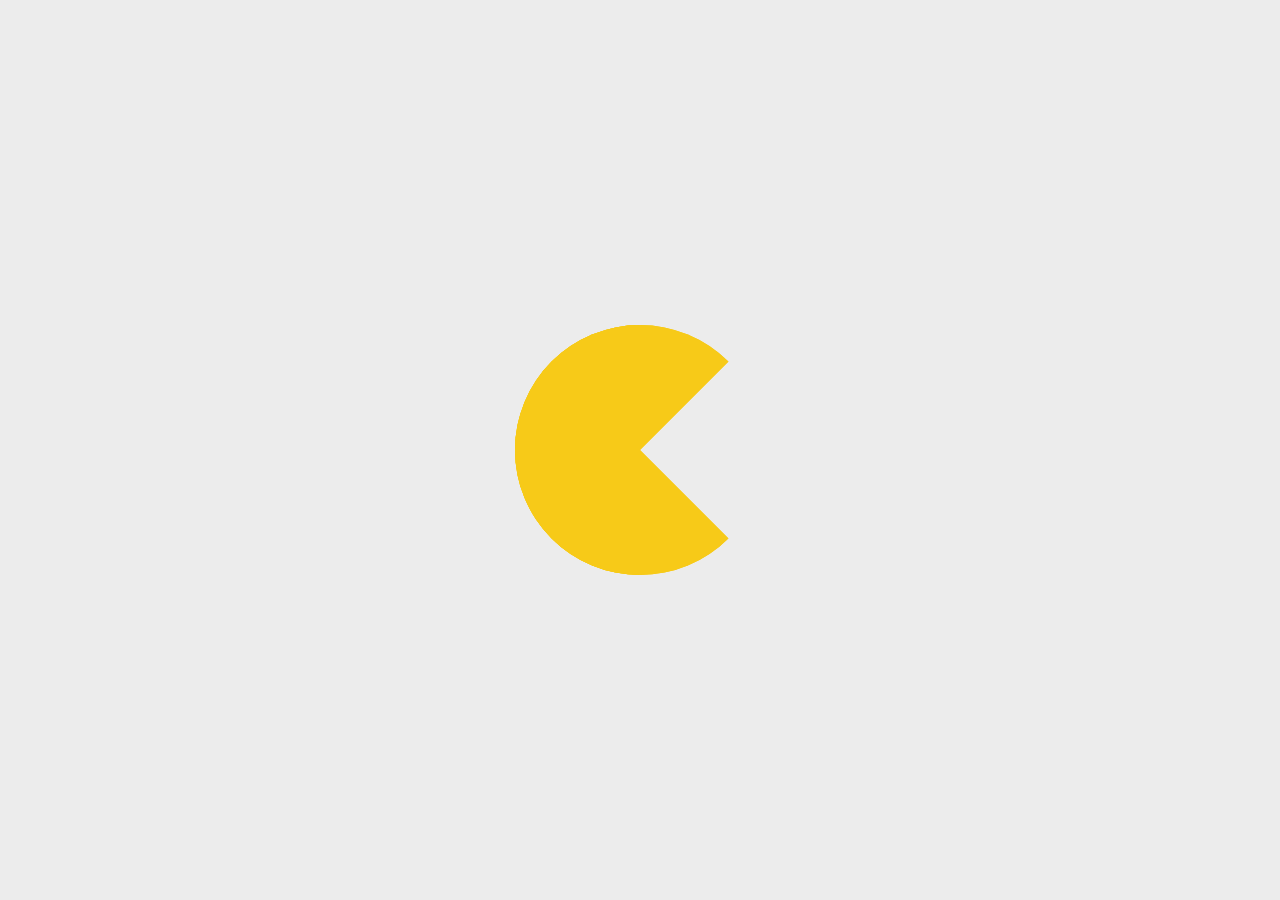
<file: CSS/MacPan/macPan.html>
<!doctype html>

<html lang="en">
<head>
  <meta charset="utf-8">

  <title>EatMan!</title>
  <meta name="description" content="Pulsating logo">
  <meta name="author" content="Hampus">

  <link rel="stylesheet" href="macPan.css">

</head>

<body>
<div id="container">
  <div class="pacman"></div>
  <div class="pacman" style="animation-direction: reverse;"></div>
</div>
</body>



</html>
</file>
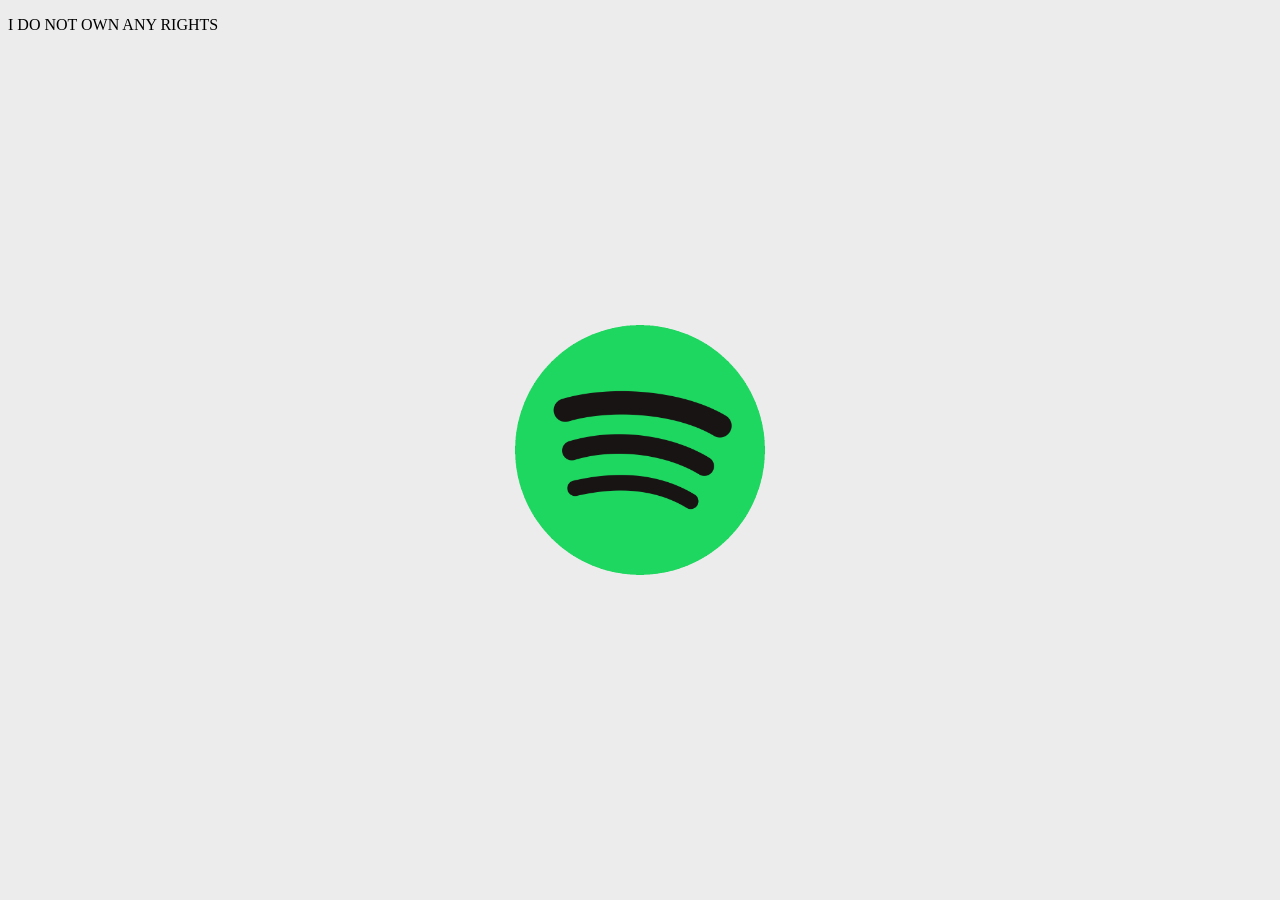
<file: CSS/Pulse/Pulse.html>
<!doctype html>

<html lang="en">
<head>
  <meta charset="utf-8">

  <title>Pulsating logo</title>
  <meta name="description" content="Pulsating logo">
  <meta name="author" content="Hampus">

  <link rel="stylesheet" href="Pulse.css">

</head>

<body>
  <p>I DO NOT OWN ANY RIGHTS</p>
<div id="container">
  <div id="solidBall"></div>
  <div id="fadeBall"></div>
</div>
</body>



</html>
</file>
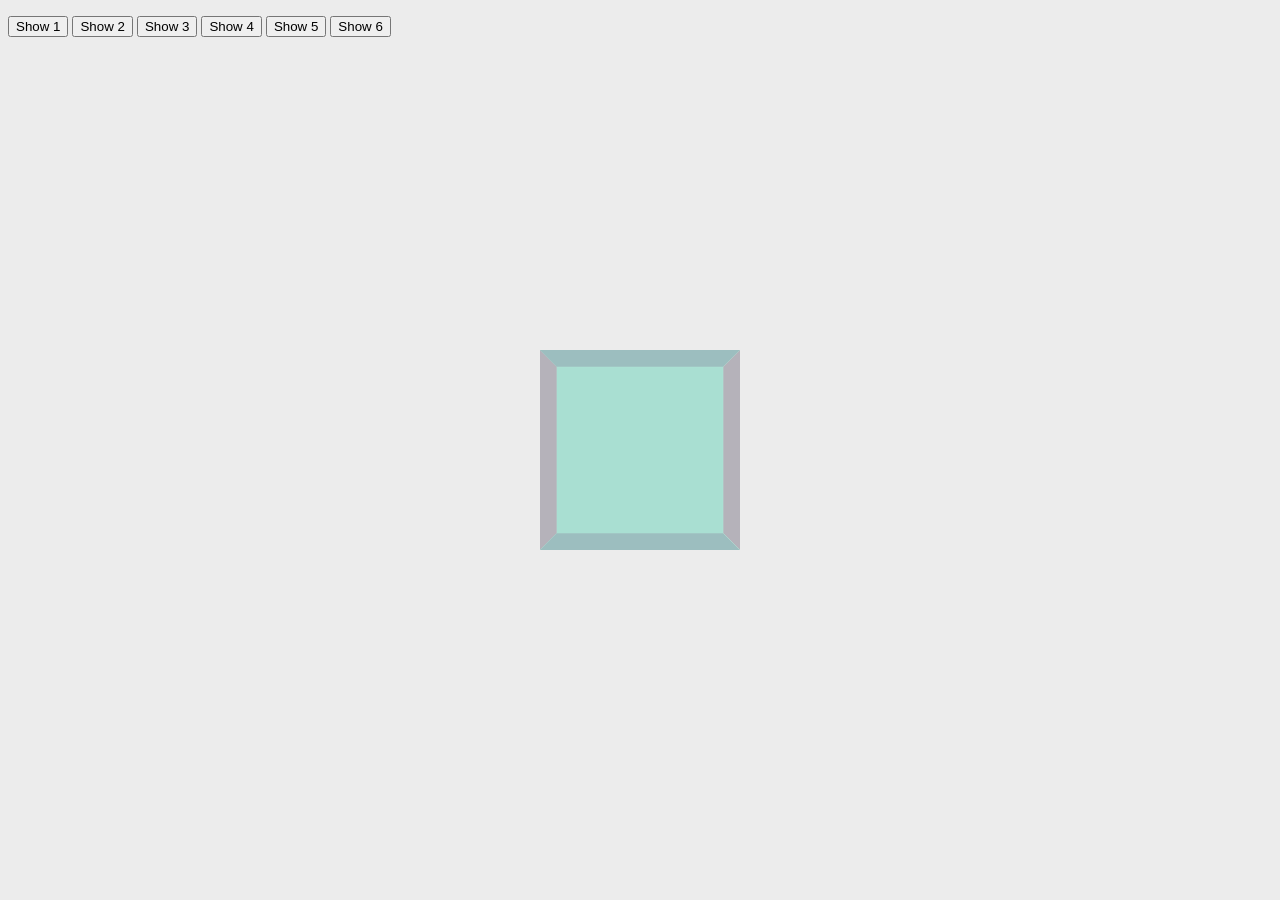
<file: CSS/Rotate/cubeThing.html>
<!doctype html>

<html lang="en">

<head>
  <meta charset="utf-8">

  <title>Pulsating loading thing</title>
  <meta name="description" content="loading-box-thingy">
  <meta name="author" content="Hampus">
  <link rel="stylesheet" href="cubeThing.css">
</head>

<body>

  <section class="container">
    <div id="cube">
      <figure class="front"></figure>
      <figure class="back"></figure>
      <figure class="right"></figure>
      <figure class="left"></figure>
      <figure class="top"></figure>
      <figure class="bottom"></figure>
    </div>
  </section>

  <p id="show-buttons">
    <button class="show-front">Show 1</button>
    <button class="show-back">Show 2</button>
    <button class="show-right">Show 3</button>
    <button class="show-left">Show 4</button>
    <button class="show-top">Show 5</button>
    <button class="show-bottom">Show 6</button>
  </p>


  <script src="cubeThing.js"></script>
</body>



</html>
</file>
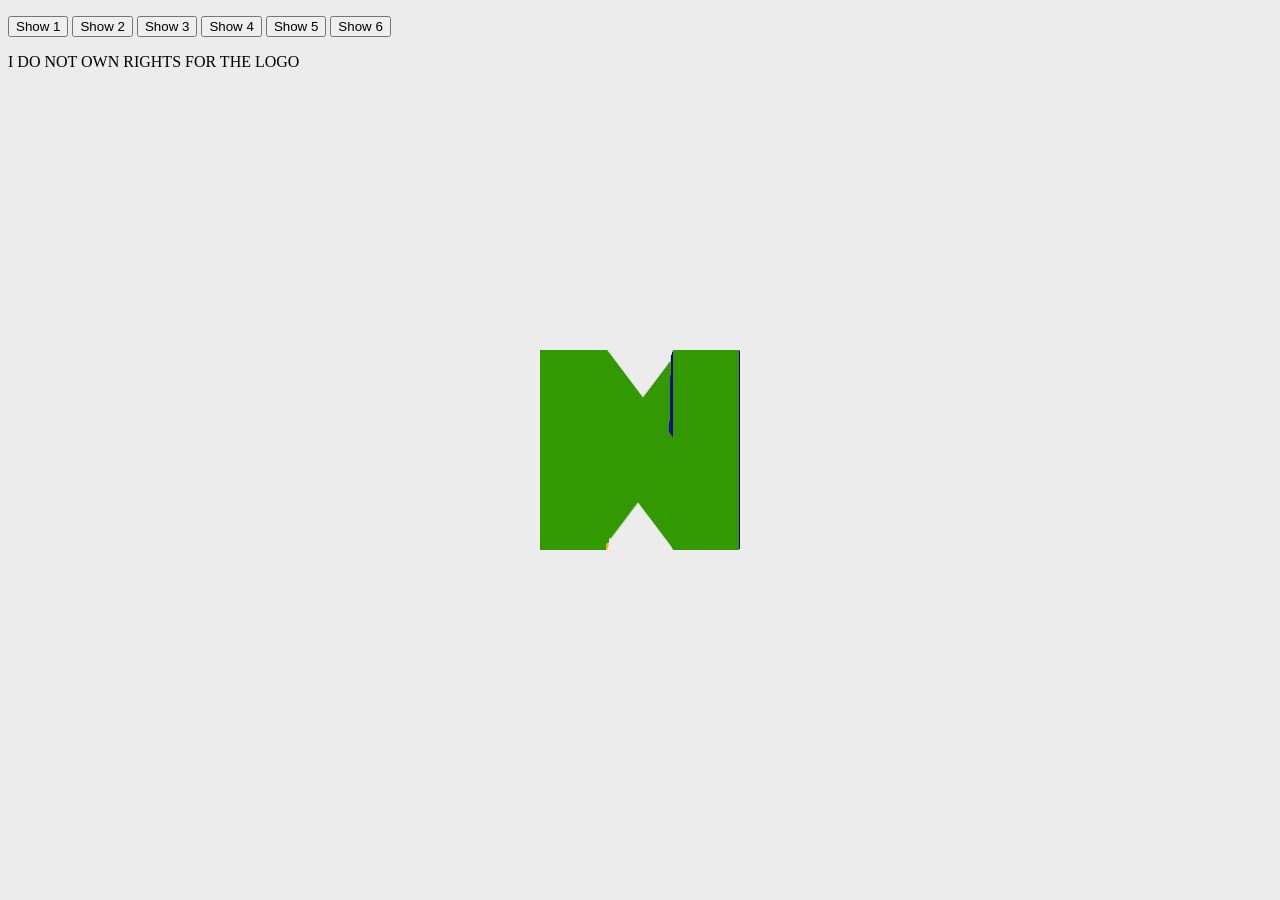
<file: CSS/Rotate/n64Logo.html>
<!doctype html>

<html lang="en">

<head>
  <meta charset="utf-8">

  <title>Pulsating loading thing</title>
  <meta name="description" content="loading-box-thingy">
  <meta name="author" content="Hampus">
  <link rel="stylesheet" href="n64Logo.css">
</head>

<body>

  <section class="container">
    <div id="cube">

      <!--these are the "thiccness" of the letters (the N) -->
      <div class="lips" style="top: -10px; left: 0; transform: rotateX(37deg); background: #339900"></div>
      <div class="lips" style="top: -10px; right: 0; transform: rotateX(-37deg); background: #339900"></div>
      <div class="lips" style="bottom: -10px; left: 0; transform: rotateX(37deg); background: #339900"></div>
      <div class="lips" style="bottom: -10px; right: 0; transform: rotateX(-37deg); background: #339900"></div>

      <div class="lips" style="top: -10px; left: 66.67px; transform: translateZ(66.67px) rotateY(90deg) rotateX(37deg); background: #e10915"></div>
      <div class="lips" style="top: -10px; right: 66.67px; transform: translateZ(-66.67px) rotateY(90deg) rotateX(-37deg); background: #e10915"></div>
      <div class="lips" style="bottom: -10px; left: 66.67px; transform: translateZ(66.67px) rotateY(90deg) rotateX(37deg); background: #e10915"></div>
      <div class="lips" style="bottom: -10px; right: 66.67px; transform: translateZ(-66.67px) rotateY(90deg) rotateX(-37deg); background: #e10915"></div>

      <!-- this is both the inner and outer side of the front N-->
      <figure class="front">
        <div class="legs"></div>
        <div class="legs" style="transform: rotate(-37deg);"></div>
        <div class="legs"></div>
      </figure>

      <figure class="innerFront">
        <div class="legs"></div>
        <div class="legs" style="transform: rotate(-37deg);"></div>
        <div class="legs"></div>
      </figure>

        <!-- this is both the inner and outer side of the back N-->
      <figure class="back">
        <div class="legs"></div>
        <div class="legs" style="transform: rotate(-37deg);"></div>
        <div class="legs"></div>
      </figure>

      <figure class="innerBack">
        <div class="legs"></div>
        <div class="legs" style="transform: rotate(-37deg);"></div>
        <div class="legs"></div>
      </figure>

      <!-- this is both the inner and outer side of the right N-->
      <figure class="right">
        <div class="legs"></div>
        <div class="legs" style="transform: rotate(-37deg);"></div>
        <div class="legs"></div>
      </figure>

      <figure class="innerRight">
        <div class="legs"></div>
        <div class="legs" style="transform: rotate(-37deg);"></div>
        <div class="legs"></div>
      </figure>

        <!-- this is both the inner and outer side of the left N-->
      <figure class="left">
        <div class="legs"></div>
        <div class="legs" style="transform: rotate(-37deg);"></div>
        <div class="legs"></div>
      </figure>

      <figure class="innerLeft">
        <div class="legs"></div>
        <div class="legs" style="transform: rotate(-37deg);"></div>
        <div class="legs"></div>
      </figure>

        <!-- this is both the top and bottom corners-->
      <figure class="top">
        <div class="tops" style="top: 0; left: 0;"></></div>
        <div class="tops" style="top: 0; right: 0;"></div>
        <div class="tops" style="bottom: 0; left: 0;"></></div>
        <div class="tops" style="bottom: 0; right: 0;"></></div>
      </figure>

      <figure class="bottom">
        <div class="tops" style="top: 0; left: 0;"></></div>
        <div class="tops" style="top: 0; right: 0;"></div>
        <div class="tops" style="bottom: 0; left: 0;"></></div>
        <div class="tops" style="bottom: 0; right: 0;"></></div>
      </figure>
    </div>
  </section>

  <p id="show-buttons">
    <button class="show-front">Show 1</button>
    <button class="show-back">Show 2</button>
    <button class="show-right">Show 3</button>
    <button class="show-left">Show 4</button>
    <button class="show-top">Show 5</button>
    <button class="show-bottom">Show 6</button>
  </p>
  <p>I DO NOT OWN RIGHTS FOR THE LOGO</p>
  <script src="n64Logo.js"></script>

</body>



</html>
</file>
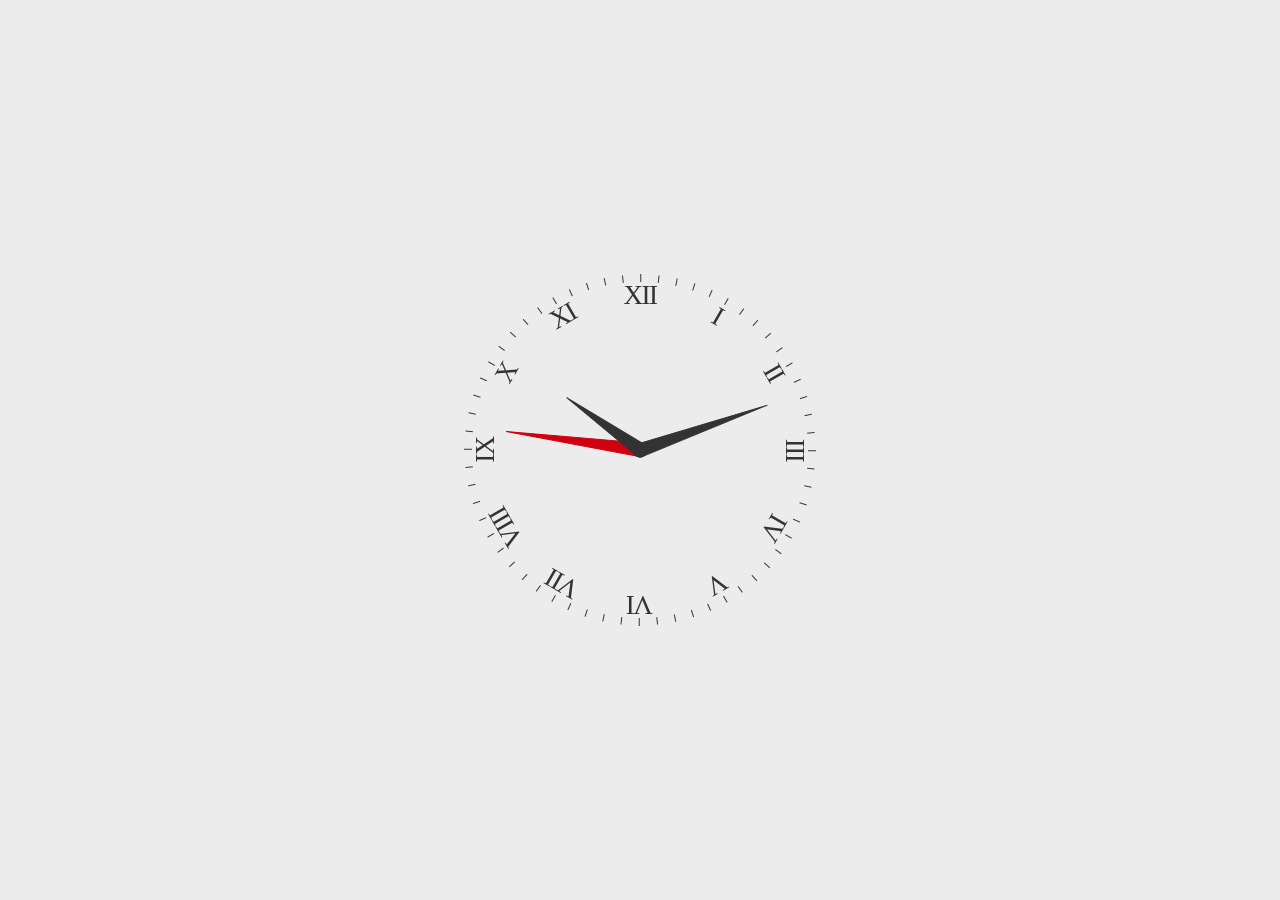
<file: JS/CoolClock/CanvasClock/canvasClock.html>
<!DOCTYPE html>
<html>

<head>
<link rel="stylesheet" href="canvasClock.css">
</head>

<body>

<div id="container">
  <canvas id="canvas1" width="400px" height="400px" style="background: transparent;"></canvas>
  <script src="canvasClock.js"></script>
</div>

</body>
</html>
</file>
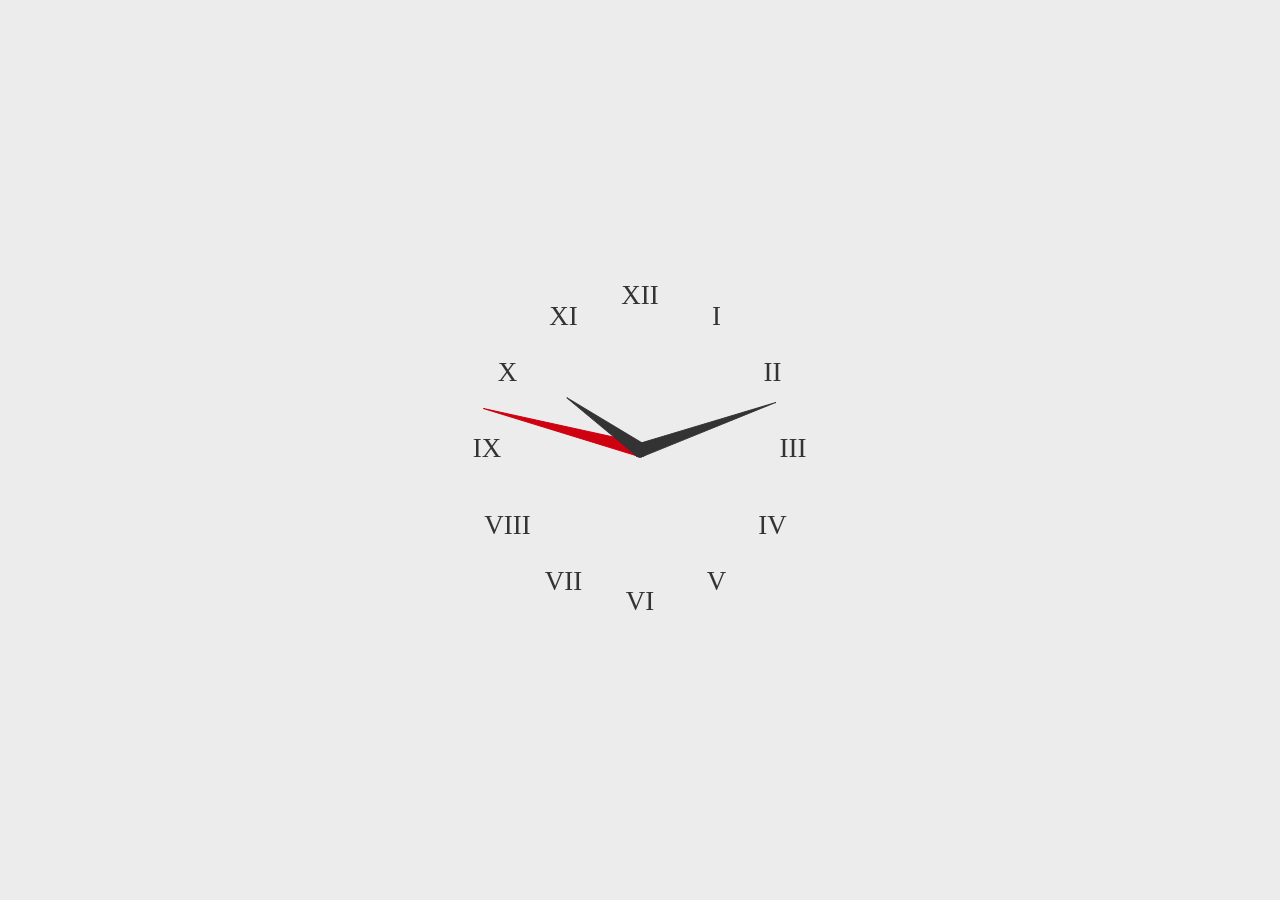
<file: JS/CoolClock/CanvasClock/canvasClockComplete.html>
<!DOCTYPE html>
<html>

<head>
  <style>
    body{
      font-family: Verdana;
      background: #ECECEC;
      color: red;
      height: 100%;
      width: 100%;
    }

    #container {
      height: 400px;
      width: 400px;
      border: 1px solid transparent;

      /*centers the container in the middle of body, and only this!*/
      margin: 0;
      position: absolute;
      top: 50%;
      left: 50%;
      font-size: 50px;
      transform: translate(-50%, -50%);
    }
  </style>
</head>

<body>

<div id="container">
  <canvas id="canvas1" width="400px" height="400px" style="background: transparent;"></canvas>

  <script>
    var canvas = document.getElementById("canvas1");
    var ctx = canvas.getContext("2d");
    var rad = canvas.height / 2;
    var pi2 = Math.PI * 2;

    //array with roman numbers, cuz fancy
    var romans = ["I", "II", "III", "IV", "V", "VI","VII", "VIII", "IX", "X", "XI", "XII"];

    ctx.translate(rad, rad);
    rad = rad * 0.9;



    /// reqAnimFrame cuz smoothness is bliss
    (function loop() {
        drawClock();
        requestAnimationFrame(loop);
    })();



    function drawClock () {

      //clear canvas for next frame
      ctx.clearRect(-200, -200, canvas.width, canvas.height);

      //drawFace(ctx, rad);
      /*draws the numbers and the pointers*/
      drawNumbers(ctx, rad);
      drawTime(ctx, rad);
    }



    function drawNumbers(ctx, rad){

      var ang;

      //center font (the roman numbers in this case)
      ctx.font = rad*0.15 + "px Times new roman";
      ctx.textBaseline="middle";
      ctx.textAlign="center";

      //loop positions the number at the correct spot (VI goes at 6'o'clock etc)
      for (i = 1; i < 13; i++){
          ang = i * Math.PI / 6;
          ctx.rotate(ang);
          ctx.translate(0, -rad*0.85);
          ctx.rotate(-ang);
          ctx.fillText(romans[i-1], 0, 0);
          ctx.rotate(ang);
          ctx.translate(0, rad*0.85);
          ctx.rotate(-ang);
      }
    }



    function drawTime(ctx, rad){

      //makes sure the hands behave correctly
      var step = 1 / 60;

      //all vars for current time. MS is needed for steps in second
      var now = new Date();
      var hour = now.getHours();
      var minute = now.getMinutes();
      var second = now.getSeconds();
      var millisecond = now.getMilliseconds();

      //all vars for angle calculation
      var secondAngle, minuteAngle, hourAngle;

      //console.log(millisecond);
      //drawHand() passes all necessary arguments such as size and color
      //second
      secondAngle = pi2 * ((second/60) + ((step) * millisecond * 0.001));
      drawHand(ctx, secondAngle, rad*0.9, "#CF000F");

      //minute
      minuteAngle = pi2 * ((minute / 60) + ((step) * second / 60));
      drawHand(ctx, minuteAngle, rad*0.8, "#333");

      //hour
      hourAngle = pi2 * (((hour % 12) / 12) + (( 1 / 12) * minute / 60));
      drawHand(ctx, hourAngle, rad*0.5, "#333");

    }



    function drawHand(ctx, pos, length, color) {

      //ALWAYS draw downward from PoO when making pointers!!!
      ctx.beginPath();
      ctx.moveTo(0,0);

      //rotate first to draw accordingly to the time
      ctx.rotate(pos);

      /*cricle has to be filled right away*/
      ctx.arc(0,0,7,0,2*Math.PI);
      ctx.fill();
      ctx.lineTo(0, -length);
      ctx.lineTo(-6.5,0);

      /*fill and stroke everything else*/
      ctx.fillStyle = color;
      ctx.fill();
      ctx.strokeStyle = color;
      ctx.stroke();

      //then rotate the canvas back
      ctx.rotate(-pos);
    }
  </script>

</div>

</body>
</html>
</file>
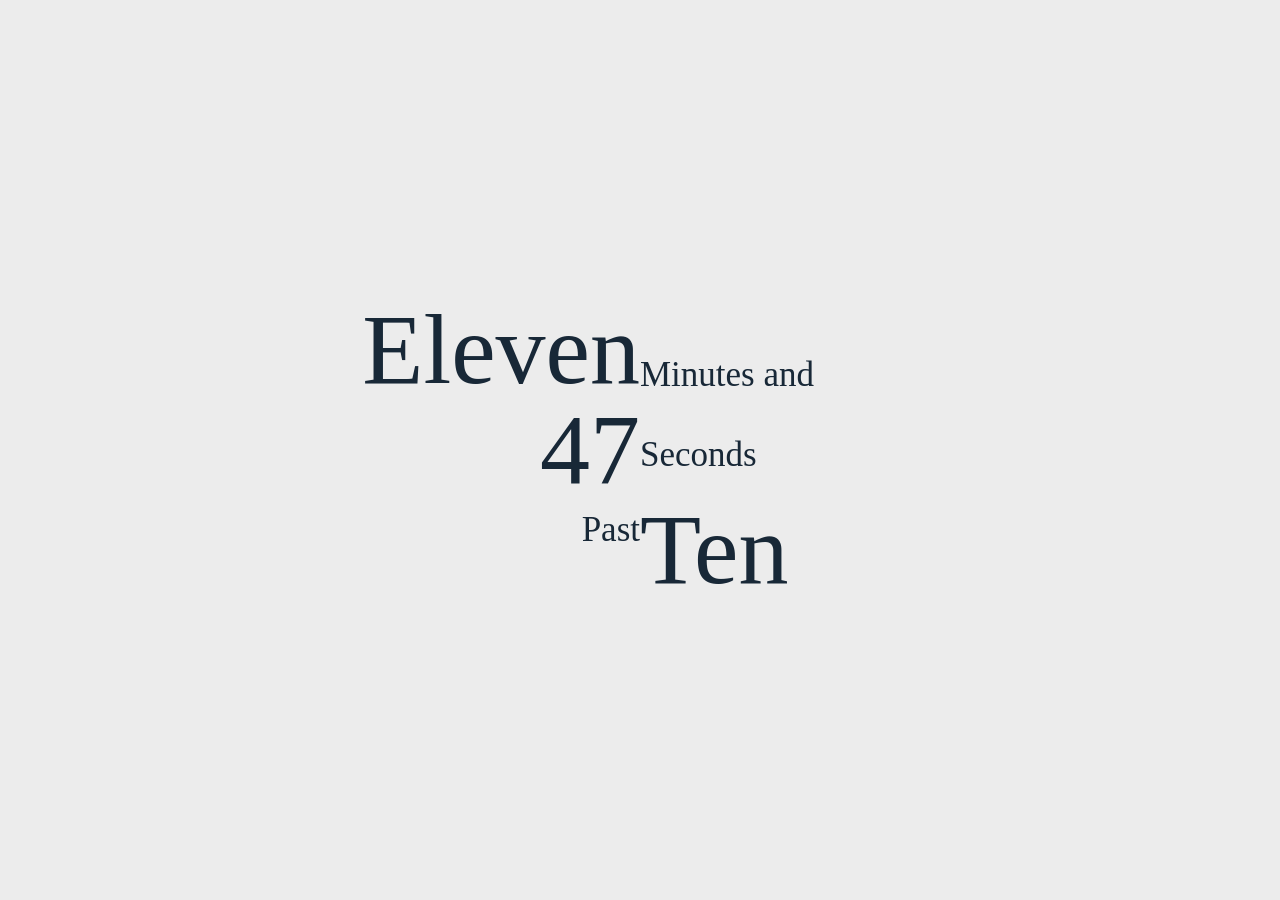
<file: JS/CoolClock/jsTextClock/coolClock.html>
<!DOCTYPE html>
<html>
<head>
<link rel="stylesheet" href="coolClock.css">
<script src="coolClock.js"></script>
<script src="https://ajax.googleapis.com/ajax/libs/jquery/3.2.1/jquery.min.js"></script>

</head>

<body onload="clock()">

<div id="tempdiv"></div>

<div id="container">
  <div class="subBox" id="minAm"><span></span></div>
  <div class="subBox" id="min">Minutes and</div>

  <div class="subBox" id="secAm"><span></span></div>
  <div class="subBox" id="sec">Seconds</div>

  <div class="subBox" id="arg"><span></span></div>
  <div class="subBox" id="hourAm"><span></span></div>
</div>

</body>
</html>
</file>
<file: CSS/MacPan/macPan.css>
body{
  font-family: Georgia;
  background: #ECECEC;
  height: 100%;
  width: 100%;
  overflow: hidden;
}

#container {
  width: 250px;
  height: 250px;

  /*centers the container in the middle of body, and only this!*/
  margin: 0;
  position: absolute;
  top: 50%;
  left: 50%;
  transform: translate(-50%, -50%);

  animation-name: pacMove;
  animation-duration: 3s;
  animation-iteration-count: infinite;
  animation-timing-function: linear;
}

.pacman {

  width: 0px;
  height: 0px;
  border-right: 125px solid transparent;
  border-top: 125px solid #F7CA18;
  border-left: 125px solid #F7CA18;
  border-bottom: 125px solid #F7CA18;
  border-radius: 50%;

  animation-name: omnom;
  animation-duration: 1s;
  animation-iteration-count: infinite;
  position: absolute;
  animation-timing-function: linear;
}

@keyframes omnom {
  from {transform: rotate(45deg);}
  to {transform: rotate(-45deg);}
}

@keyframes pacMove {
  from {left: -15%}
  to {left: 115%}
}
</file>
<file: CSS/Pulse/Pulse.css>
body{
  font-family: Georgia;
  background: #ECECEC;
  height: 100%;
  width: 100%;
}

#container {
  width: 250px;
  height: 250px;

  /*centers the container in the middle of body, and only this!*/
  margin: 0;
  position: absolute;
  top: 50%;
  left: 50%;
  transform: translate(-50%, -50%);
}

#solidBall {
  width: 250px;
  height: 250px;
  border-radius: 50%;

  /*if you change logo to color then also remove background size*/
  background: url(Spotify_logo_black.png);
  background-size: contain;

  /*makes sure elements stack properly*/
  position: absolute;
  z-index: 1;
}

#fadeBall {
  width: 250px;
  height: 250px;
  border-radius: 50%;
  background: #1ed760;

  z-index: -1;

  /*run animation with settings*/
  animation-name: sizeAndFade;
  animation-duration: 1s;
  animation-iteration-count: infinite;
  animation-timing-function: ease-out;
}

/*animatin that scales and fade a ball*/
@keyframes sizeAndFade {
  from {width: 250px; height: 250px; opacity: 1;}
  to {width: 375px; height: 375px; opacity: 0;  margin-left: -62.5px; margin-top: -62.5px;}
}
</file>
<file: CSS/Rotate/cubeThing.css>
body{
  background: #ECECEC;
  height: 100%;
  width: 100%;
}

.container {
  width: 200px;
  height: 200px;
  border: 1px solid transparent;

  perspective: 1000px;

  margin: 0;
  position: absolute;
  top: 50%;
  left: 50%;
  transform: translate(-50%, -50%);

  border: 1px solid transparent;
}

#cube {
  width: 100%;
  height: 100%;
  position: absolute;

  transform: translateZ( -100px );
  transform-style: preserve-3d;

  text-align: center;
  line-height: 200px;
  font-size: 100px;
}

#cube figure {
  margin: 0;
  width: 200px;
  height: 200px;
  display: block;
  position: absolute;
  opacity: 0.7;
}

/*create and rotate each face to correct angle...*/
#cube .front  { transform: rotateY(   0deg ); background: #A2DED0}
#cube .back   { transform: rotateX( 180deg ); background: #A2DED0}
#cube .right  { transform: rotateY(  90deg ); background: #DB0A5B}
#cube .left   { transform: rotateY( -90deg ); background: #DB0A5B}
#cube .top    { transform: rotateX(  90deg ); background: #674172}
#cube .bottom { transform: rotateX( -90deg ); background: #674172}

/*then move each face to correct position...*/
#cube .front  { transform: rotateY(   0deg ) translateZ( 100px ); }
#cube .back   { transform: rotateX( 180deg ) translateZ( 100px ); }
#cube .right  { transform: rotateY(  90deg ) translateZ( 100px ); }
#cube .left   { transform: rotateY( -90deg ) translateZ( 100px ); }
#cube .top    { transform: rotateX(  90deg ) translateZ( 100px ); }
#cube .bottom { transform: rotateX( -90deg ) translateZ( 100px ); }

/*and then play animations to show a face (i.e. rotate the ENTIRE cube)*/
#cube.show-front  { transform: translateZ( -100px ) rotateY(    0deg ); }
#cube.show-back   { transform: translateZ( -100px ) rotateX( -180deg ); }
#cube.show-right  { transform: translateZ( -100px ) rotateY(  -90deg ); }
#cube.show-left   { transform: translateZ( -100px ) rotateY(   90deg ); }
#cube.show-top    { transform: translateZ( -100px ) rotateX(  -90deg ); }
#cube.show-bottom { transform: translateZ( -100px ) rotateX(   90deg ); }

/*and finally make everything animate*/
#cube { transition: transform 0.75s; }
</file>
<file: CSS/Rotate/n64Logo.css>
body{
  background: #ECECEC;
  height: 100%;
  width: 100%;
}

.container {
  width: 200px;
  height: 200px;
  border: 1px solid transparent;

  perspective: 1000px;

  margin: 0;
  position: absolute;
  top: 50%;
  left: 50%;
  transform: translate(-50%, -50%);

  border: 1px solid transparent;
}

#cube {
  width: 100%;
  height: 100%;
  position: absolute;

  transform: translateZ( -100px );
  transform-style: preserve-3d;

  text-align: center;
  line-height: 200px;
  font-size: 100px;
}

#cube figure {
  margin: 0;
  width: 200px;
  height: 200px;
  display: block;
  position: absolute;
  opacity: 1;
}

#cube .legs {
  width: 66.67px;
  height: 200px;
  float: left;
}

#cube .tops {
  width: 66.67px;
  height: 66.67px;
  position: absolute;
}

#cube .lips {
  width: 66.67px;
  height: 111px;
  background: black;

  position: absolute;
}

/*then move each face to correct position...*/
#cube .front  { transform: rotateY(   0deg ) translateZ( 100px ); }
#cube .back   { transform: rotateX( 180deg ) translateZ( 100px ); }
#cube .right  { transform: rotateY(  90deg ) translateZ( 100px ); }
#cube .left   { transform: rotateY( -90deg ) translateZ( 100px ); }
#cube .top    { transform: rotateX(  90deg ) translateZ( 100px ); }
#cube .bottom { transform: rotateX( -90deg ) translateZ( 100px ); }

/*then move each face to correct position...*/
#cube .innerFront  { transform: rotateY(   0deg ) translateZ( 33px); }
#cube .innerBack   { transform: rotateX( 180deg ) translateZ( 33px ); }
#cube .innerRight  { transform: rotateY(  90deg ) translateZ( 33px ); }
#cube .innerLeft   { transform: rotateY( -90deg ) translateZ( 33px ); }


/*change color of the nintendo "N"*/
#cube .front .legs {background: #339900;}
#cube .back .legs {background: #339900;}
#cube .right .legs {background: #000099;}
#cube .left .legs {background: #000099;}

#cube .innerFront .legs {background: #339900;}
#cube .innerBack .legs {background: #339900;}
#cube .innerRight .legs {background: #000099;}
#cube .innerLeft .legs {background: #000099;}

/*and color the "top corners"*/
#cube .top .tops {background: #f5b200;}
#cube .bottom .tops {background: #f5b200;}

/*and then play animations to show a face (i.e. rotate the ENTIRE cube)*/
#cube.show-front  { transform: translateZ( -100px ) rotateY(    45deg ); }
#cube.show-back   { transform: translateZ( -100px ) rotateY( -45deg ); }
#cube.show-right  { transform: translateZ( -100px ) rotateY(  -135deg ); }
#cube.show-left   { transform: translateZ( -100px ) rotateY(   135deg ); }
#cube.show-top    { transform: translateZ( -100px ) rotateX(  -90deg ); }
#cube.show-bottom { transform: translateZ( -100px ) rotateX(   90deg ); }

/*and finally make everything animate*/
#cube { transition: transform 0.75s; }
</file>
<file: JS/CoolClock/CanvasClock/canvasClock.css>
body{
  font-family: Verdana;
  background: #ECECEC;
  color: red;
  height: 100%;
  width: 100%;
}

#container {
  height: 400px;
  width: 400px;
  border: 1px solid transparent;

  letter-spacing: -1.5px;

  /*centers the container in the middle of body, and only this!*/
  margin: 0;
  position: absolute;
  top: 50%;
  left: 50%;
  font-size: 50px;
  transform: translate(-50%, -50%);
}
</file>
<file: JS/CoolClock/jsTextClock/coolClock.css>
body{
  font-family: Verdana;
  background: #ECECEC;
  color: #182837;
  height: 100%;
  width: 100%;
}

#container {
  height: auto;
  width: 200px;
  border: 1px solid transparent;

  /*centers the container in the middle of body, and only this!*/
  margin: 0;
  position: absolute;
  top: 50%;
  left: 50%;
  font-size: 50px;
  transform: translate(-50%, -50%);
}

.subBox {
  width: 100px;
  height: 100px;

  overflow: visible;
  white-space: nowrap;
  line-height: 100px;

  float: left;
}

/*x minutes*/
#minAm {
  direction: rtl;
  font-size: 100px;
}

/*"minutes, and"*/
#min {
  font-size: 35px;
  line-height: 150px;
}

/*x seconds*/
#secAm {
  direction: rtl;
  font-size: 100px;
}

/*"seconds"*/
#sec {
  font-size: 35px;
  line-height: 110px;
}

/*to, past*/
#arg {
  direction: rtl;
  font-size: 35px;
  line-height: 60px;
}

/*x hour*/
#hourAm {
  font-size: 100px;
}
</file>
